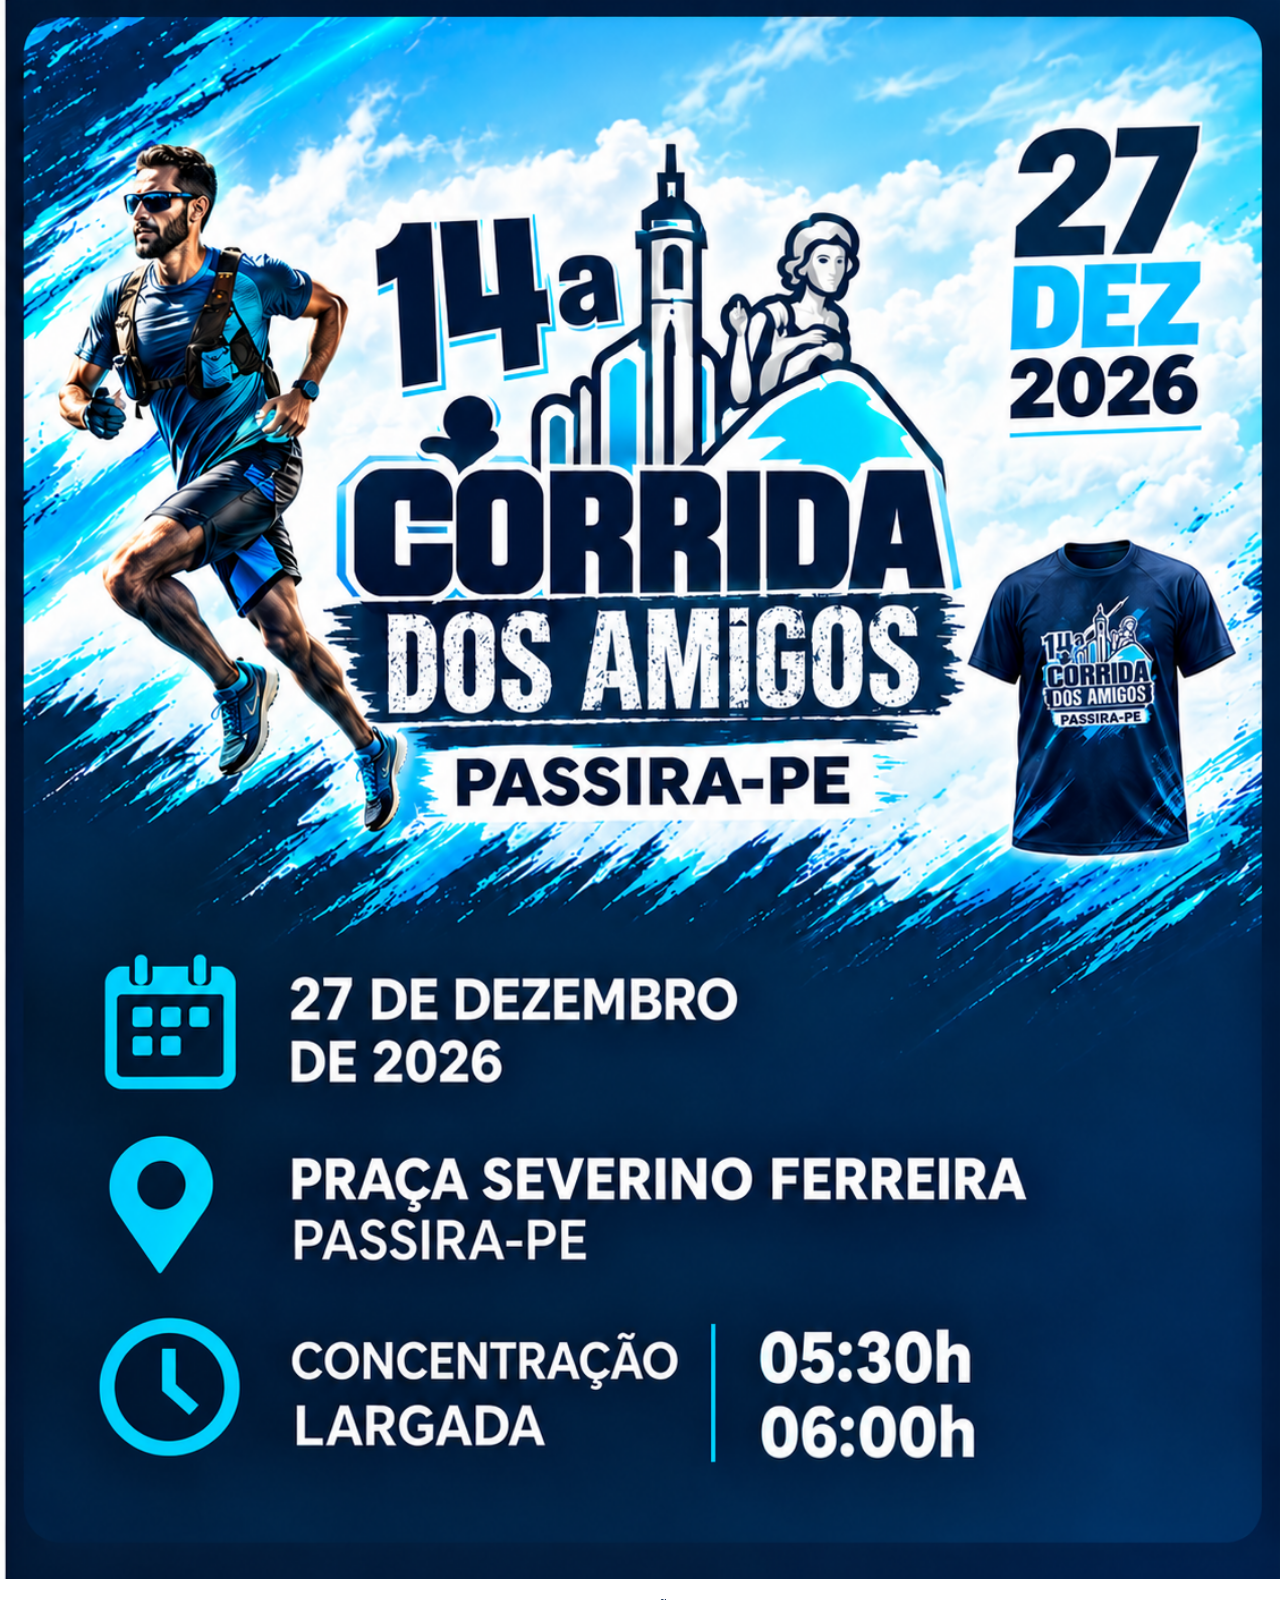
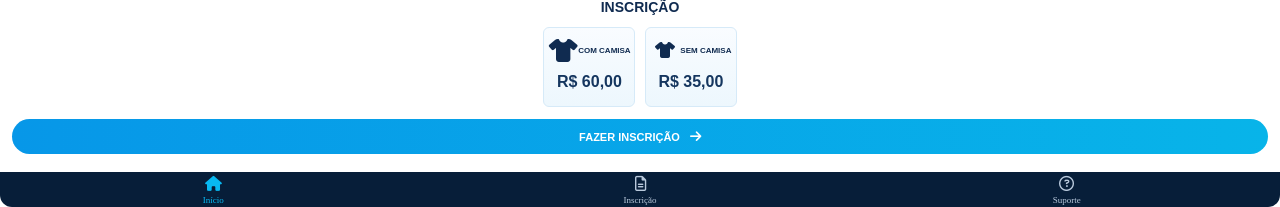
<file: front/index.html>
<!DOCTYPE html>
<html lang="pt-br">
<head>
    <meta charset="UTF-8">
    <meta name="viewport" content="width=device-width, initial-scale=1.0">
    <link rel="stylesheet" href="https://cdnjs.cloudflare.com/ajax/libs/font-awesome/6.4.0/css/all.min.css">
    <link rel="stylesheet" href="style/style.css">
    <link rel="stylesheet" href="style/global.css">
    <title>Corrida dos Amigos</title>
</head>
<body>
    <header>
        <img src="pictures/Cartaz Vibrante da Corrida dos Amigos.png" alt="">
    </header>
    
    
    <!-- Card de Inscrição -->
    <section class="signup-card">
        <h3>INSCRIÇÃO</h3>
            
        <div class="options-container">
            <!-- Opção 1 -->
            <div class="option-box">
                <i class="fa-solid fa-shirt option-icon"></i>
                <span class="option-label">COM CAMISA</span>
                <span class="price">R$ 60,00</span>
            </div>

            <!-- Opção 2 -->
            <div class="option-box">
                <i class="fa-solid fa-shirt option-icon-outline"></i>
                <span class="option-label">SEM CAMISA</span>
                <span class="price">R$ 35,00</span>
            </div>
        </div>

        <button class="btn-submit" href="etapas.html">
            FAZER INSCRIÇÃO <i class="fa-solid fa-arrow-right"></i>
        </button>
    </section>
    
    <!-- Barra de Navegação Inferior -->
        <nav class="bottom-nav">
            <a href="#" class="nav-item active">
                <i class="fa-solid fa-house"></i>
                <span>Início</span>
            </a>
            <a href="#" class="nav-item">
                <i class="fa-regular fa-file-lines"></i>
                <span>Inscrição</span>
            </a>

            <a href="#" class="nav-item">
                <i class="fa-regular fa-circle-question"></i>
                <span>Suporte</span>
            </a>
        </nav>
    </div>
</body>
</html>
</file>
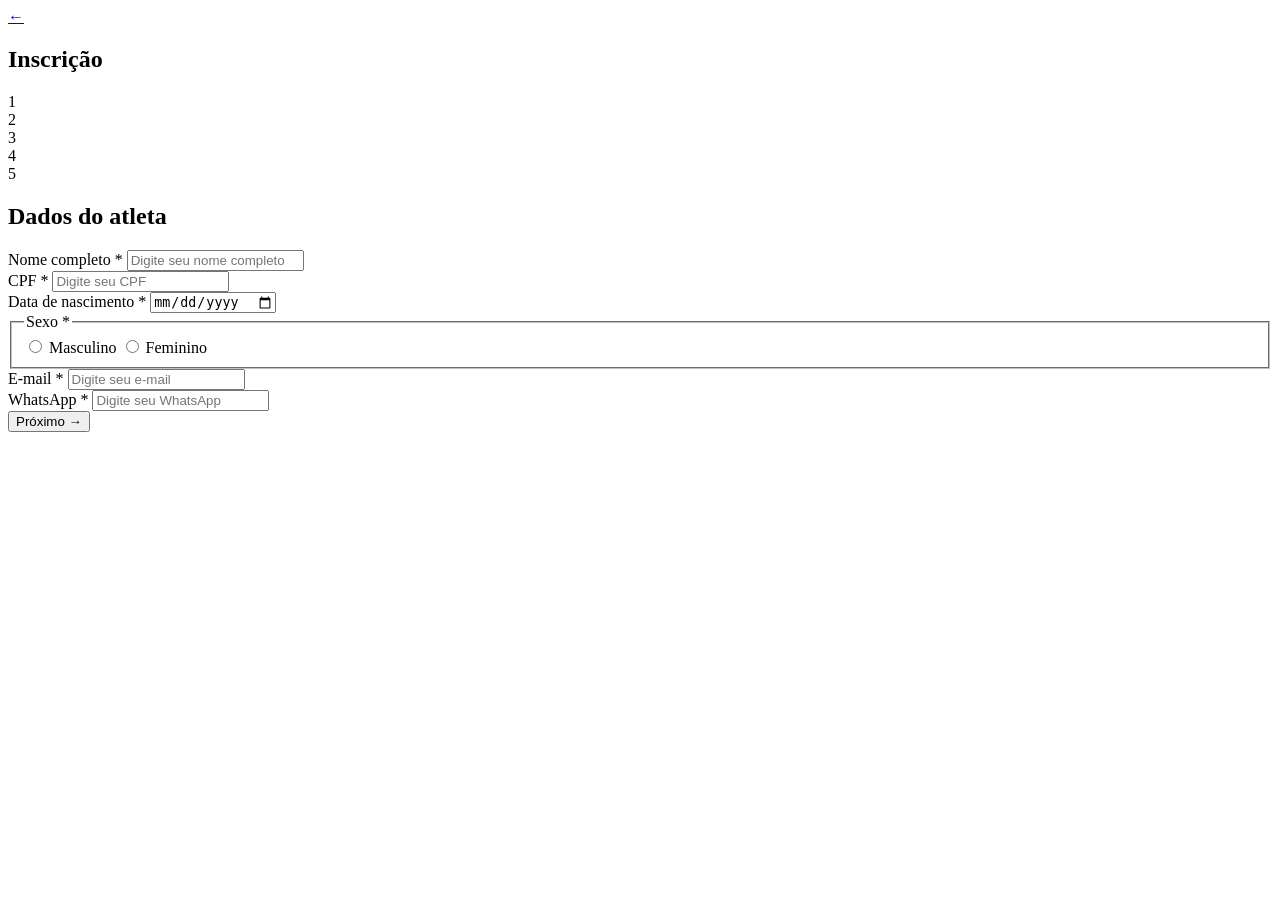
<file: front/etapas.html>
<!DOCTYPE html>
<html lang="pt-br">
<head>
    <meta charset="UTF-8">
    <meta name="viewport" content="width=device-width, initial-scale=1.0">
    <title>Document</title>
</head>
<body>
    <section class="etapa1">
        <header class="cabecalho">
            <a href="index.html" class="voltar">←</a>
            <h1>Inscrição</h1>
        </header>

        <section class="progresso">
            <div class="etapa ativa">1</div>
            <div class="linha"></div>
            <div class="etapa">2</div>
            <div class="linha"></div>
            <div class="etapa">3</div>
            <div class="linha"></div>
            <div class="etapa">4</div>
            <div class="linha"></div>
            <div class="etapa">5</div>
        </section>

        <section class="dados-atleta">

            <h2>Dados do atleta</h2>

            <form>

                <div class="campo">
                    <label for="nome">Nome completo <span>*</span></label>
                    <input
                        type="text"
                        id="nome"
                        name="nome"
                        placeholder="Digite seu nome completo"
                        autocomplete="name"
                        required
                    >
                </div>

                <div class="campo">
                    <label for="cpf">CPF <span>*</span></label>
                    <input
                        type="text"
                        id="cpf"
                        name="cpf"
                        placeholder="Digite seu CPF"
                        inputmode="numeric"
                        required
                    >
                </div>

                <div class="campo">
                    <label for="nascimento">Data de nascimento <span>*</span></label>
                    <input
                        type="date"
                        id="nascimento"
                        name="nascimento"
                        required
                    >
                </div>

                <fieldset class="campo sexo">
                    <legend>Sexo <span>*</span></legend>

                    <label>
                        <input type="radio" name="sexo" value="masculino" required>
                        Masculino
                    </label>

                    <label>
                        <input type="radio" name="sexo" value="feminino">
                        Feminino
                    </label>
                </fieldset>

                <div class="campo">
                    <label for="email">E-mail <span>*</span></label>
                    <input
                        type="email"
                        id="email"
                        name="email"
                        placeholder="Digite seu e-mail"
                        autocomplete="email"
                        required
                    >
                </div>

                <div class="campo">
                    <label for="whatsapp">WhatsApp <span>*</span></label>
                    <input
                        type="tel"
                        id="whatsapp"
                        name="whatsapp"
                        placeholder="Digite seu WhatsApp"
                        autocomplete="tel"
                        required
                    >
                </div>

                <button type="button" class="btn-proximo">
                    Próximo →
                </button>

            </form>

        </section>
    </section>

    <section class="etapa2">

    </section>

    <section class="etapa3">

    </section>

    <section class="etapa4">

    </section>

    <section class="etapa5">

    </section>

    <section class="etapa6">

    </section>

    <section class="etapa7">

    </section>
</body>
</html>
</file>
<file: front/style/style.css>
header{
    width: 100%;
    display: flex;
    align-items: center;
    justify-content: center;
}

header img{
    width: 100%;
}

section{
    width: 100%;
    height: 25%;
    display: flex;
    align-items: center;
    justify-content: center;
    flex-direction: column;
}


/* Card de inscrição */
.signup-card {
    background: #ffffff;
    padding: 20px 12px 18px;
    border-radius: 0 0 4px 4px;
    width: 100%;
    box-sizing: border-box;
    font-family: Arial, sans-serif;
}

/* Título */
.signup-card h3 {
    margin: 0 0 12px;
    color: #102b50;
    font-size: 14px;
    font-weight: 800;
    text-transform: uppercase;
}

/* Container das opções */
.options-container {
    display: flex;
    gap: 10px;
    margin-bottom: 12px;
}

/* Cada opção */
.option-box {
    flex: 1;
    min-width: 0;
    height: 80px;
    box-sizing: border-box;
    border: 1px solid #d6eaf8;
    border-radius: 6px;
    background: linear-gradient(180deg, #f9fcff, #edf7fd);
    display: grid;
    grid-template-columns: 30px 1fr;
    grid-template-rows: 34px 30px;
    align-items: center;
    justify-items: center;
    padding: 5px 4px;
    color: #102b50;
}

/* Ícone da camisa */
.option-icon {
    grid-column: 1;
    grid-row: 1;
    font-size: 23px;
    color: #102b50;
}

/* Texto COM CAMISA / SEM CAMISA */
.option-label {
    grid-column: 2;
    grid-row: 1;
    font-size: 8px;
    font-weight: 800;
    white-space: nowrap;
}

/* Preço */
.option-box .price {
    grid-column: 1 / 3;
    grid-row: 2;
    font-size: 16px;
    font-weight: 800;
    color: #15365f;
    white-space: nowrap;
}

/* Botão de inscrição */
.btn-submit {
    width: 100%;
    min-height: 35px;
    border: none;
    border-radius: 25px;
    background: linear-gradient(90deg, #0797e8, #08b4e9);
    color: #ffffff;
    font-size: 11px;
    font-weight: 800;
    display: flex;
    align-items: center;
    justify-content: center;
    gap: 10px;
    cursor: pointer;
    transition: filter 0.2s ease;
}

.btn-submit:hover {
    filter: brightness(0.95);
}

.btn-submit i {
    font-size: 13px;
}

/* Barra inferior de navegação */
.bottom-nav {
    display: flex;
    justify-content: space-around;
    align-items: center;
    width: 100%;
    background: #071e39;
    padding: 10px 0 8px;
    box-sizing: border-box;
    border-radius: 0 0 12px 12px;
}

/* Cada item da navegação */
.nav-item {
    flex: 1;
    display: flex;
    flex-direction: column;
    align-items: center;
    justify-content: center;
    gap: 4px;
    color: #b9c9dc;
    text-decoration: none;
    font-size: 9px;
    transition: color 0.2s ease;
}

/* Ícones da barra */
.nav-item i {
    font-size: 15px;
}

/* Item ativo */
.nav-item.active {
    color: #08b9f2;
}

.nav-item span {
    white-space: nowrap;
}

nav{
    width: 100%;
    height: 35px;
    background-color: black;
}
</file>
<file: front/style/global.css>
/* RESET CSS */
* {
    margin: 0;
    padding: 0;
    box-sizing: border-box;
}
</file>
